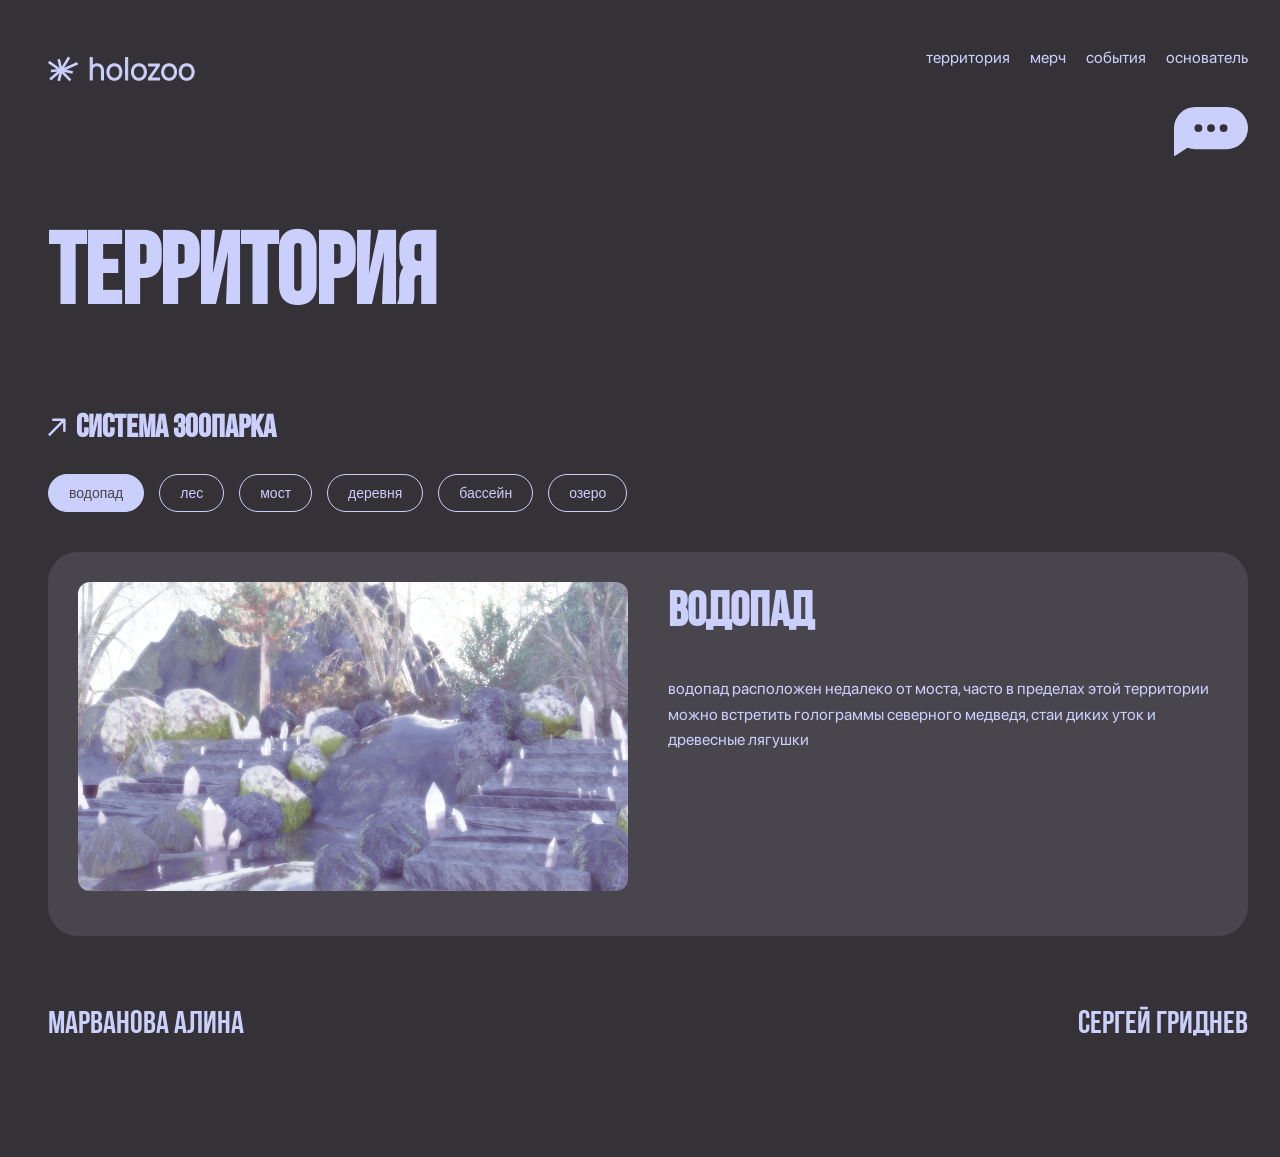
<file: area.html>
<!-- использовала claude для переключения пространства -->

<!doctype html>
<html lang="en">
  <head>
    <meta charset="UTF-8" />
    <meta name="viewport" content="width=device-width, initial-scale=1.0" />
    <link rel="icon" type="image/x-icon" href="fav_icon.svg" />
    <title>area</title>
    <link rel="stylesheet" href="stylesheet/area.css" />
  </head>
  <body>
    <div class="header">
      <a href="index.html" aria-label="На главную страницу">
        <img src="logo.svg" alt="Логотип" />
      </a>
      <div class="menu_and_send">
        <div class="menu">
          <a href="area.html ">территория</a>
          <a href="shop.html">мерч</a>
          <a href="events.html">события</a>
          <a href="history.html">основатель</a>
        </div>
        <img class="send_button" src="send.svg" alt="" />
      </div>
    </div>
    <h1>территория</h1>
    <div class="area-container">
      <div class="h2_icon">
        <img src="nav_icon.svg" alt="" />
        <h2 class="area-title">СИСТЕМА ЗООПАРКА</h2>
      </div>

      <div class="area-filters">
        <button class="filter-btn active" data-area="водопад">водопад</button>
        <button class="filter-btn" data-area="лес">лес</button>
        <button class="filter-btn" data-area="мост">мост</button>
        <button class="filter-btn" data-area="деревня">деревня</button>
        <button class="filter-btn" data-area="бассейн">бассейн</button>
        <button class="filter-btn" data-area="озеро">озеро</button>
      </div>

      <div class="area-content">
        <div class="area-image-wrapper">
          <div class="area-image" id="areaImage"></div>
          <span class="area-coordinates">20.091894</span>
        </div>

        <div class="area-info">
          <h3 class="area-name" id="areaName">ВОДОПАД</h3>
          <p class="area-description" id="areaDescription">
            водопад расположен недалеко от моста, часто в пределах этой
            территории можно встретить голограммы северного медведя, стаи диких
            уток и древесные лягушки
          </p>
        </div>
      </div>
    </div>
    <!-- поп ап -->
    <div class="contact-popup" id="contactPopup">
      <div class="popup-overlay" id="popupOverlay"></div>

      <div class="popup-content">
        <button class="popup-close" id="popupClose">−</button>

        <h3>кому: holozoo</h3>

        <form id="popupForm">
          <input type="text" name="name" value="" placeholder="имя" />
          <input type="email" name="" value="" placeholder="email" />
          <input type="tel" name="" value="" placeholder="+7 999 999-99-99" />

          <div class="popup-footer">
            <p>holozoo@gmail.com</p>
            <p>@holozoo</p>
          </div>
          <button type="submit"><a href="404.html"> Отправить </a></button>
        </form>
      </div>
    </div>
    <div class="footer">
      <p class="footer_p">Марванова Алина</p>
      <p class="footer_p">Сергей Гриднев</p>
    </div>
    <script src="area.js"></script>
    <script src="send_button.js"></script>
  </body>
</html>
</file>
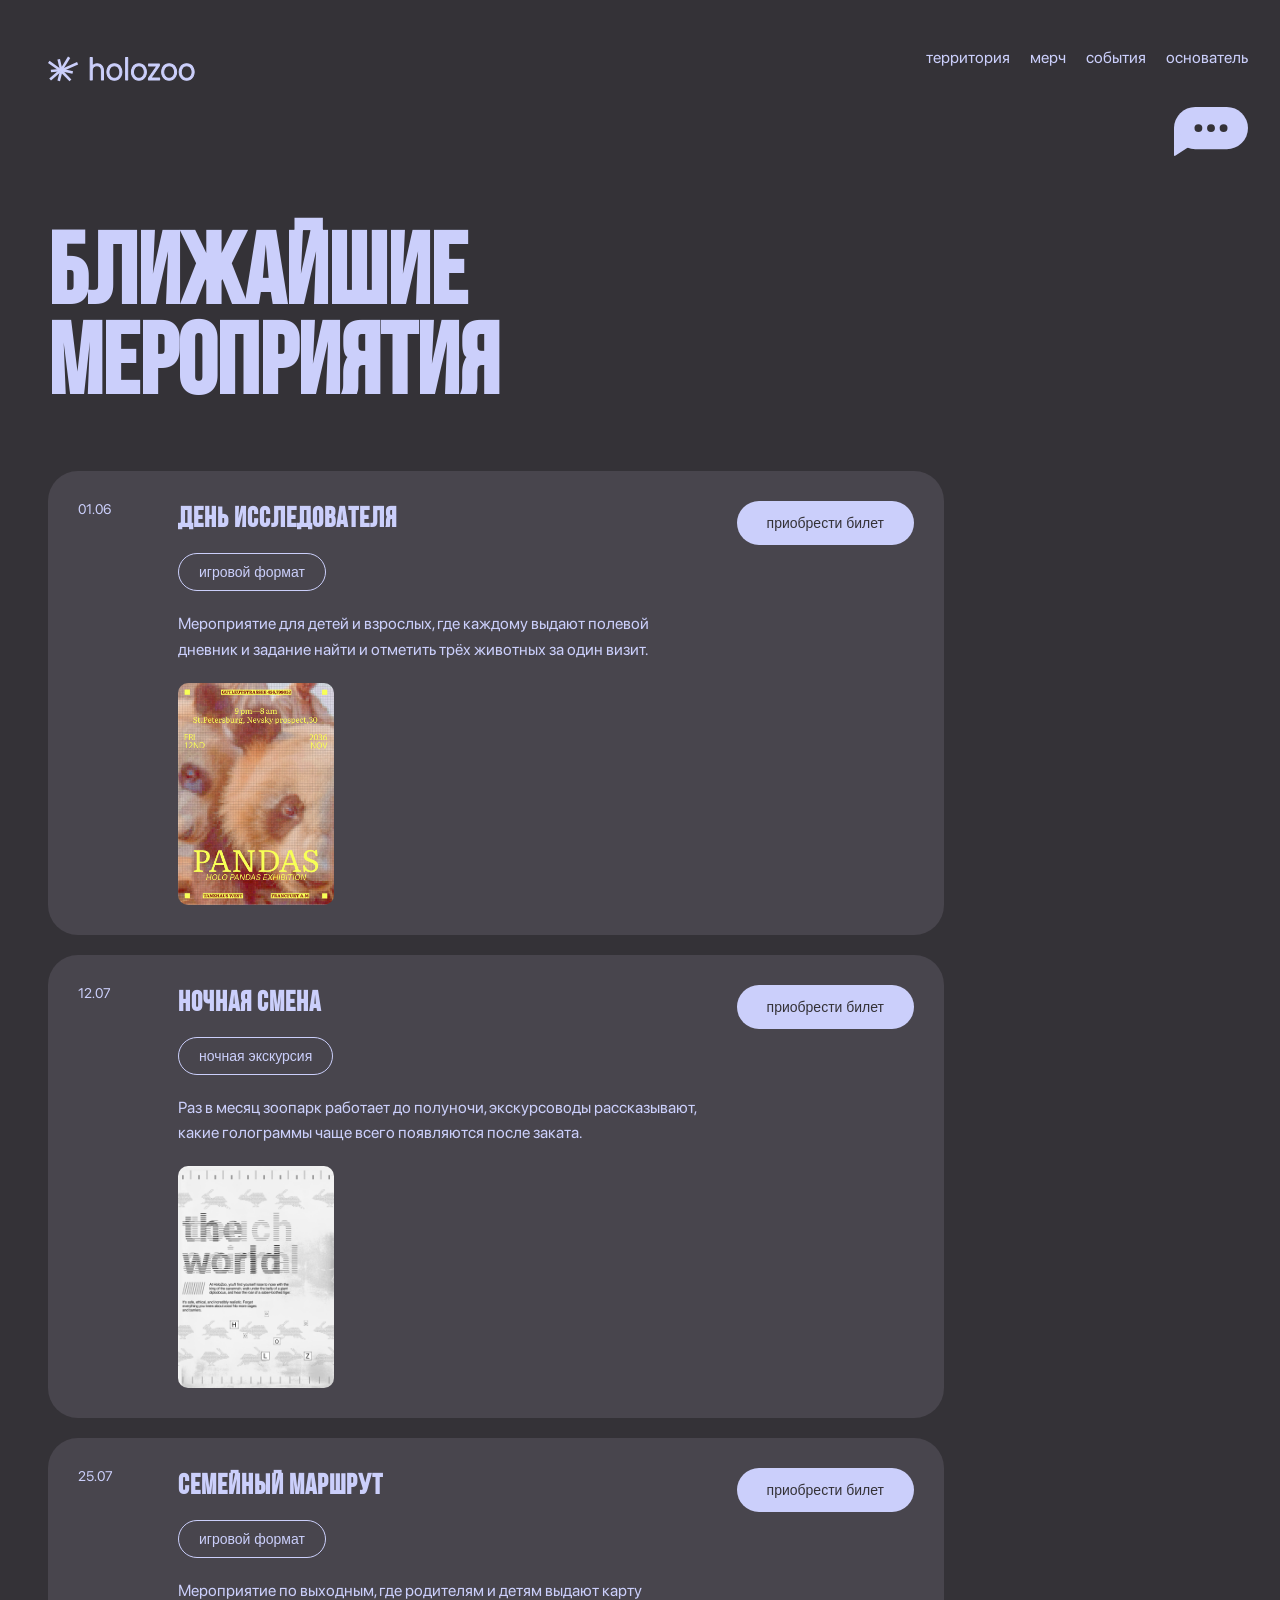
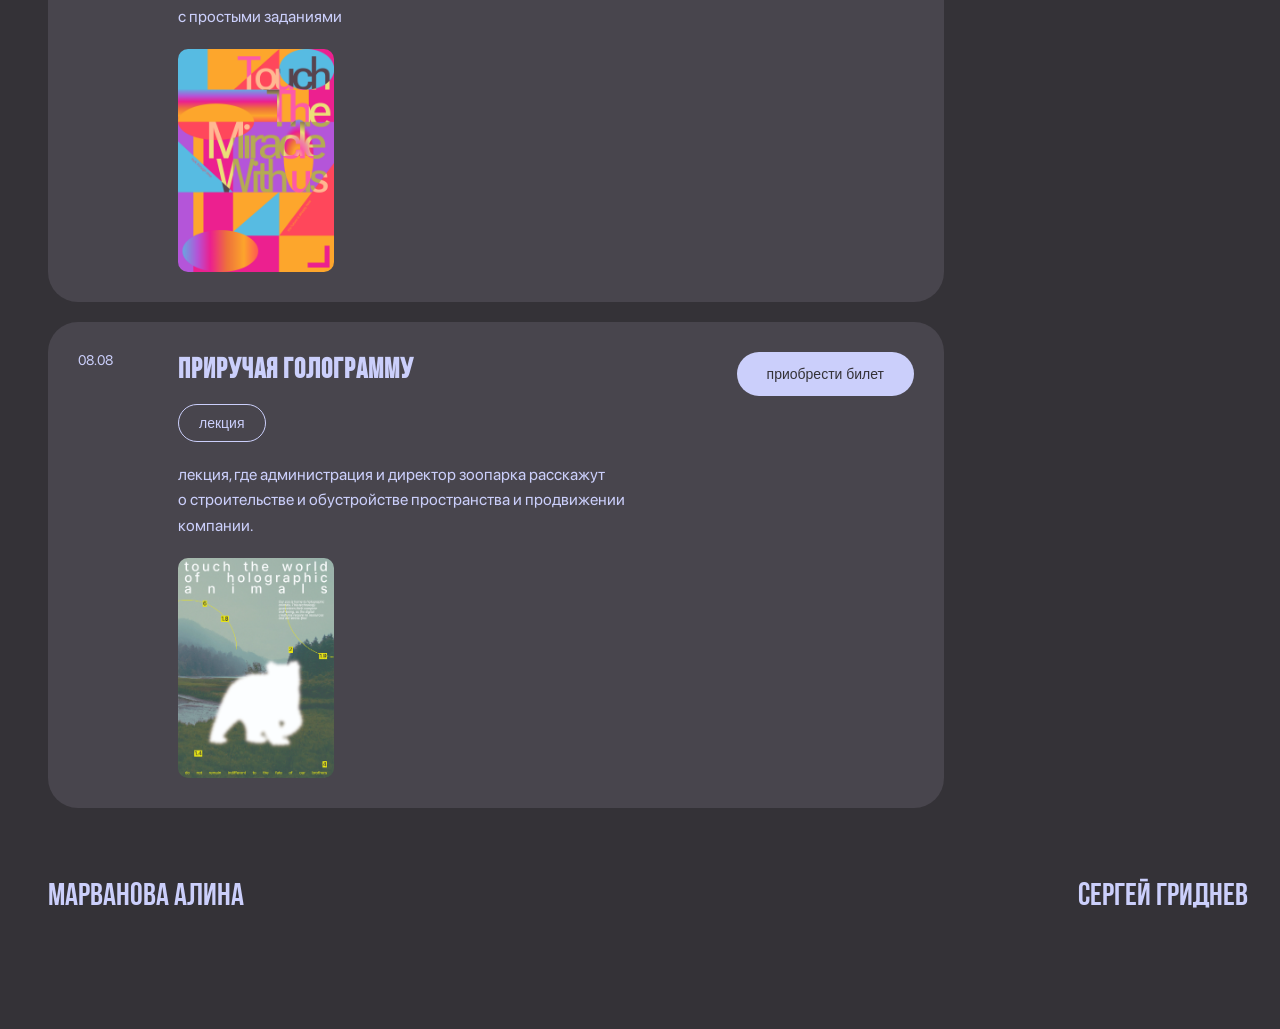
<file: events.html>
<!doctype html>
<html lang="en">
  <head>
    <meta charset="UTF-8" />
    <meta name="viewport" content="width=device-width, initial-scale=1.0" />
    <link rel="icon" type="image/x-icon" href="fav_icon.svg" />

    <title>events</title>
    <link rel="stylesheet" href="stylesheet/events.css" />
  </head>
  <body>
    <div class="header">
      <a href="index.html" aria-label="На главную страницу">
        <img src="logo.svg" alt="Логотип" />
      </a>
      <div class="menu_and_send">
        <div class="menu">
          <a href="area.html">территория</a>
          <a href="shop.html">мерч</a>
          <a href="events.html">события</a>
          <a href="history.html">основатель</a>
        </div>
        <img class="send_button" src="send.svg" alt="" />
      </div>
    </div>
    <h1 class="main_h1">Ближайшие <br />мероприятия</h1>
    <div class="events">
      <div class="event-block">
        <div class="event-date">01.06</div>

        <div class="event-content">
          <h2 class="event_h2">ДЕНЬ ИССЛЕДОВАТЕЛЯ</h2>

          <button class="event-tag">игровой формат</button>

          <p>
            Мероприятие для детей и взрослых, где каждому выдают полевой дневник
            и задание найти и отметить трёх животных за один визит.
          </p>
          <img src="3_poster.png" alt="" />
        </div>
        <a href="404.html">
          <button class="event-ticket">приобрести билет</button>
        </a>
      </div>
      <!-- второй блок -->
      <div class="event-block">
        <div class="event-date">12.07</div>

        <div class="event-content">
          <h2 class="event_h2">Ночная смена</h2>

          <button class="event-tag">ночная экскурсия</button>

          <p>
            Раз в месяц зоопарк работает до полуночи, экскурсоводы рассказывают,
            какие голограммы чаще всего появляются после заката.
          </p>
          <img src="2_poster.png" alt="" />
        </div>
        <a href="404.html">
          <button class="event-ticket">приобрести билет</button>
        </a>
      </div>
      <!-- третий блок -->
      <div class="event-block">
        <div class="event-date">25.07</div>

        <div class="event-content">
          <h2 class="event_h2">Семейный маршрут</h2>

          <button class="event-tag">игровой формат</button>

          <p>
            Мероприятие по выходным, где родителям и детям выдают карту
            с простыми заданиями
          </p>
          <img src="1_poster.png" alt="" />
        </div>
        <a href="404.html">
          <button class="event-ticket">приобрести билет</button>
        </a>
      </div>
      <!-- четвертый блок -->
      <div class="event-block">
        <div class="event-date">08.08</div>

        <div class="event-content">
          <h2 class="event_h2">Приручая голограмму</h2>

          <button class="event-tag">лекция</button>

          <p>
            лекция, где администрация и директор зоопарка расскажут
            о строительстве и обустройстве пространства и продвижении компании.
          </p>
          <img src="4_poster.png" alt="" />
        </div>
        <a href="404.html">
          <button class="event-ticket">приобрести билет</button>
        </a>
      </div>
    </div>
    <!-- поп ап -->
    <div class="contact-popup" id="contactPopup">
      <div class="popup-overlay" id="popupOverlay"></div>

      <div class="popup-content">
        <button class="popup-close" id="popupClose">−</button>

        <h3>кому: holozoo</h3>

        <form id="popupForm">
          <input type="text" name="name" value="" placeholder="имя" />
          <input type="email" name="" value="" placeholder="email" />
          <input type="tel" name="" value="" placeholder="+7 999 999-99-99" />

          <div class="popup-footer">
            <p>holozoo@gmail.com</p>
            <p>@holozoo</p>
          </div>

          <button type="submit"><a href="404.html"> Отправить </a></button>
        </form>
      </div>
    </div>
    <div class="footer">
      <p class="footer_p">Марванова Алина</p>
      <p class="footer_p">Сергей Гриднев</p>
    </div>
    <script src="send_button.js"></script>
  </body>
</html>
</file>
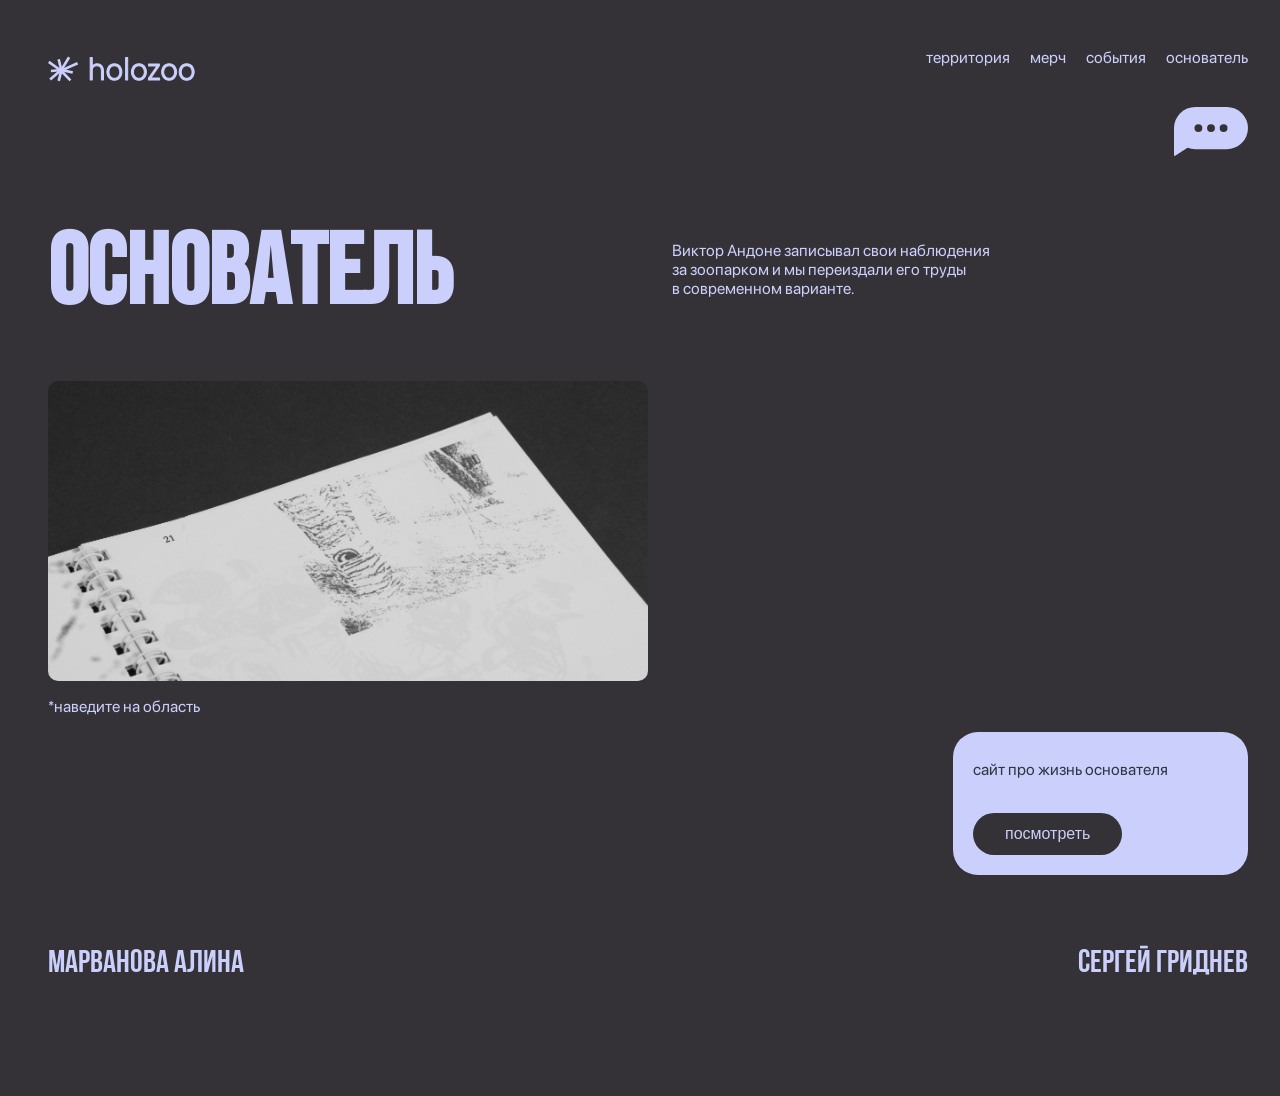
<file: history.html>
<!-- для паралакс эффект использовала claude -->

<!doctype html>
<html lang="en">
  <head>
    <meta charset="UTF-8" />
    <meta name="viewport" content="width=device-width, initial-scale=1.0" />
    <link rel="icon" type="image/x-icon" href="fav_icon.svg" />

    <title>founder</title>
    <link rel="stylesheet" href="stylesheet/history.css" />
  </head>
  <body>
    <div class="header">
      <a href="index.html" aria-label="На главную страницу">
        <img src="logo.svg" alt="Логотип" />
      </a>
      <div class="menu_and_send">
        <div class="menu">
          <a href="area.html">территория</a>
          <a href="shop.html">мерч</a>
          <a href="events.html">события</a>
          <a href="history.html">основатель</a>
        </div>
        <img class="send_button" src="send.svg" alt="" />
      </div>
    </div>

    <div class="h1_plain">
      <h1 class="main_h1">ОСНОВАТЕЛЬ</h1>
      <p class="plain_text">
        Виктор Андоне записывал свои наблюдения за зоопарком и мы переиздали
        его труды в современном варианте.
      </p>
    </div>

    <!-- область -->
    <div class="book_area" id="bookArea"></div>
    <p class="plain_text">*наведите на область</p>

    <div class="info_card_history">
      <p class="info-title">сайт про жизнь основателя</p>
      <a href="https://alinamarvanova.github.io/poster_3modul/">
        <button class="btn-learn-more">посмотреть</button></a
      >
    </div>

    <!-- поп ап -->
    <div class="contact-popup" id="contactPopup">
      <div class="popup-overlay" id="popupOverlay"></div>

      <div class="popup-content">
        <button class="popup-close" id="popupClose">−</button>

        <h3>кому: holozoo</h3>

        <form id="popupForm">
          <input type="text" name="name" value="" placeholder="имя" />
          <input type="email" name="" value="" placeholder="email" />
          <input type="tel" name="" value="" placeholder="+7 999 999-99-99" />

          <div class="popup-footer">
            <p>holozoo@gmail.com</p>
            <p>@holozoo</p>
          </div>

          <button type="submit"><a href="404.html">Отправить </a></button>
        </form>
      </div>
    </div>
    <div class="footer">
      <p class="footer_p">Марванова Алина</p>
      <p class="footer_p">Сергей Гриднев</p>
    </div>
    <script src="send_button.js"></script>
    <script src="history.js"></script>
  </body>
</html>
</file>
<file: stylesheet/area.css>
* {
  box-sizing: border-box;
}

@font-face {
  font-family: "SF-Pro-Display";
  src: url("SF-Pro-Display-Regular.otf") format("opentype");
  font-weight: 400;
  font-style: normal;
}

@font-face {
  font-family: "BebasNeueCyrillic";
  src: url("bebasneuecyrillic.ttf") format("truetype");
  font-weight: 400;
  font-style: normal;
}

body {
  font-family: "SF-Pro-Display", Arial, Helvetica, sans-serif;
  padding: 40px;
  width: 100%;
  height: 100%;
  background-color: #343237;
}
.header {
  display: flex;
  flex-direction: row;
  justify-content: space-between;
  align-items: flex-start;
}
.menu {
  display: flex;
  flex-direction: row;
  gap: 20px;
  margin-left: auto;
}

.menu a {
  color: #cbcffb;
  font-size: 16px;
  text-decoration: none;
  position: relative;
}
.menu a:hover {
  text-decoration: underline;
}
h1 {
  font-family: "BebasNeueCyrillic";
  color: #cbcffb;
  line-height: 0.9;
  font-size: 100px;
}

.area-title {
  font-family: "BebasNeueCyrillic";
  font-size: 32px;
  font-weight: 600;
  margin-bottom: 30px;
  color: #cbcffb;
}

.area-filters {
  display: flex;
  gap: 15px;
  margin-bottom: 40px;
  flex-wrap: wrap;
}

.filter-btn {
  padding: 10px 20px;
  background-color: transparent;
  border: 1px solid #cbcffb;
  border-radius: 25px;
  color: #cbcffb;
  font-size: 14px;
  cursor: pointer;
  transition: all 0.3s;
}

.filter-btn.active {
  background-color: #cbcffb;
  border-color: #cbcffb;
  color: #48454d;
}

.area-content {
  background-color: #48454d;
  padding: 30px 30px;
  display: grid;
  grid-template-columns: 1fr 1fr;
  gap: 40px;
  align-items: start;
  border-radius: 30px;
}

.area-image-wrapper {
  display: flex;
  flex-direction: column;
  gap: 15px;
}

.area-image {
  width: 100%;
  aspect-ratio: 16/9;
  border-radius: 12px;
  background-size: cover;
  background-position: center;
}

.area-info {
  display: flex;
  flex-direction: column;
  gap: 40px;
}

.area-name {
  font-size: 48px;
  font-weight: 700;
  margin: 0;
  color: #cbcffb;
  font-family: BebasNeueCyrillic;
}

.area-description {
  font-size: 16px;
  color: #cbcffb;
  line-height: 1.6;
  margin: 0;
}
.menu_and_send {
  display: flex;
  flex-direction: column;
  gap: 40px;
  align-items: flex-end;
}
.send_button {
  width: 74px;
  cursor: pointer;
}

/* поп ап */
.contact-popup {
  position: fixed;
  top: 0;
  left: 0;
  right: 0;
  bottom: 0;
  z-index: 1000;
  display: flex;
  align-items: center;
  justify-content: center;
  opacity: 0;
  pointer-events: none;
  transition: opacity 0.3s ease;
}

.contact-popup.active {
  opacity: 1;
  pointer-events: all;
}

.popup-overlay {
  position: absolute;
  inset: 0;
  background-color: rgba(0, 0, 0, 0.5);
}

.popup-content {
  position: relative;
  background-color: #343237;
  padding: 40px 30px;
  border-radius: 20px;
  width: 90%;
  max-width: 400px;
  z-index: 1001;
}

.popup-close {
  position: absolute;
  top: 15px;
  right: 20px;
  background: none;
  border: none;
  color: #cbcffb;
  font-size: 32px;
  cursor: pointer;
  padding: 0;
  width: 30px;
  height: 30px;
  display: flex;
  align-items: center;
  justify-content: center;
}

.popup-content h3 {
  font-size: 14px;
  color: #999;
  margin-bottom: 25px;
  margin-top: 0;
  font-weight: 400;
}

.popup-content form {
  display: flex;
  flex-direction: column;
  gap: 15px;
}

.popup-content input {
  padding: 14px 16px;
  background-color: rgba(255, 255, 255, 0.1);
  border: 1px solid rgba(255, 255, 255, 0.2);
  border-radius: 8px;
  color: #fff;
  font-size: 14px;
}

.popup-content input::placeholder {
  color: rgba(255, 255, 255, 0.5);
}

.popup-footer p {
  font-size: 14px;
  color: #999;
  margin: 8px 0;
}

.popup-content button {
  padding: 14px 20px;
  margin-top: 15px;
  background-color: #cbcffb;
  color: #343237;
  border: none;
  border-radius: 25px;
  font-size: 14px;
  font-weight: 600;
  cursor: pointer;
}

.popup-content a {
  text-decoration: none;
  color: inherit;
  background-color: transparent;
  cursor: pointer;
}

/* адаптив 1220 */
@media (max-width: 1220px) {
  .menu {
    display: flex;
    flex-direction: column;
    gap: 20px;
    justify-content: flex-start;
    align-items: flex-start;
  }
  .gif_plain_pop-ap {
    flex-direction: column;
    gap: 40px;
    align-items: flex-start;
  }
}

/* АДАПТИВ 768px */

@media (max-width: 768px) {
  .area-container {
    padding: 30px;
  }

  .area-content {
    grid-template-columns: 1fr;
    gap: 30px;
  }

  .area-name {
    font-size: 36px;
  }

  .area-description {
    font-size: 14px;
  }

  .area-filters {
    gap: 12px;
  }

  .filter-btn {
    padding: 8px 16px;
    font-size: 13px;
  }
}

/* АДАПТИВ 480px */

@media (max-width: 480px) {
  .area-container {
    padding: 20px;
  }

  .area-title {
    font-size: 14px;
    margin-bottom: 20px;
    font-family: "BebasNeueCyrillic";
  }

  .area-filters {
    gap: 10px;
    margin-bottom: 30px;
  }

  .filter-btn {
    padding: 8px 14px;
    font-size: 12px;
  }

  .area-content {
    gap: 20px;
  }

  .area-name {
    font-size: 28px;
  }

  .area-description {
    font-size: 13px;
  }
  .header {
    display: flex;
    flex-direction: column;
    align-items: flex-start;
    gap: 20px;
  }
}
.h2_icon {
  display: flex;
  flex-direction: row;
  gap: 10px;
}
.footer {
  display: flex;
  flex-direction: row;
  margin: 40px 0px;
  width: 100%;
  justify-content: space-between;
  align-items: center;
}
.footer_p {
  font-size: 32px;
  font-family: "BebasNeueCyrillic";
  color: #cbcffb;
  line-height: 0.9;
}
@media (max-width: 320px) {
  .footer {
    display: flex;
    flex-direction: column;
    gap: 20px;
    justify-content: flex-start;
    align-items: flex-start;
  }
}
</file>
<file: stylesheet/events.css>
* {
  box-sizing: border-box;
}

@font-face {
  font-family: "SF-Pro-Display";
  src: url("SF-Pro-Display-Regular.otf") format("opentype");
  font-weight: 400;
  font-style: normal;
}

@font-face {
  font-family: "BebasNeueCyrillic";
  src: url("bebasneuecyrillic.ttf") format("truetype");
  font-weight: 400;
  font-style: normal;
}

body {
  font-family: "SF-Pro-Display", Arial, Helvetica, sans-serif;
  padding: 40px;
  width: 100%;
  height: 100%;
  background-color: #343237;
}
.header {
  display: flex;
  flex-direction: row;
  justify-content: space-between;
  align-items: flex-start;
}
.menu {
  display: flex;
  flex-direction: row;
  gap: 20px;
  margin-left: auto;
}

.menu a {
  color: #cbcffb;
  font-size: 16px;
  text-decoration: none;
  position: relative;
}
.menu a:hover {
  text-decoration: underline;
}
.event-block {
  background-color: #48454d;
  padding: 30px 30px;
  display: flex;
  align-items: flex-start;
  gap: 40px;
  border-radius: 30px;
}

.event-date {
  font-size: 14px;
  color: #cbcffb;
  min-width: 60px;
}

.event-content {
  flex: 1;
  display: flex;
  flex-direction: column;
  gap: 20px;
}

.event-content h2 {
  font-size: 28px;
  font-weight: 700;
  letter-spacing: 1px;
  margin: 0;
}

.event-tag {
  width: fit-content;
  padding: 10px 20px;
  background: transparent;
  border: 1px solid #cbcffb;
  border-radius: 20px;
  font-size: 14px;
  color: #cbcffb;
  cursor: pointer;
}

.event-content p {
  font-size: 16px;
  color: #cbcffb;
  line-height: 1.6;
  margin: 0;
}
.event_h2 {
  font-family: "BebasNeueCyrillic";
  color: #cbcffb;
  letter-spacing: -1px;
}
.event-ticket {
  padding: 14px 30px;
  background-color: #cbcffb;
  color: #343237;
  border: none;
  border-radius: 25px;
  font-size: 14px;
  font-weight: 500;
  cursor: pointer;
  white-space: nowrap;
  align-self: flex-start;
}
.event-ticket:hover {
  background-color: #48454d;
  border: #cbcffb 1px solid;
  color: #cbcffb;
}
.event-block img {
  width: 30%;
  border-radius: 10px;
}

/* АДАПТИВ 768px */
@media (max-width: 440px) {
  .header {
    display: flex;
    flex-direction: column;
    align-items: flex-start;
    gap: 20px;
  }
}
@media (max-width: 1220px) {
  .menu {
    display: flex;
    flex-direction: column;
    gap: 20px;
    justify-content: flex-start;
    align-items: flex-start;
  }
}

@media (max-width: 768px) {
  .event-block {
    gap: 20px;
    padding: 20px 20px;
  }

  .event-content h2 {
    font-size: 22px;
  }

  .event-content p {
    font-size: 14px;
  }
}

.menu_and_send {
  display: flex;
  flex-direction: column;
  gap: 40px;
  align-items: flex-end;
}
.send_button {
  width: 74px;
  cursor: pointer;
}

/* поп ап */
.contact-popup {
  position: fixed;
  top: 0;
  left: 0;
  right: 0;
  bottom: 0;
  z-index: 1000;
  display: flex;
  align-items: center;
  justify-content: center;
  opacity: 0;
  pointer-events: none;
  transition: opacity 0.3s ease;
}

.contact-popup.active {
  opacity: 1;
  pointer-events: all;
}

.popup-overlay {
  position: absolute;
  inset: 0;
  background-color: rgba(0, 0, 0, 0.5);
}

.popup-content {
  position: relative;
  background-color: #343237;
  padding: 40px 30px;
  border-radius: 20px;
  width: 90%;
  max-width: 400px;
  z-index: 1001;
}

.popup-close {
  position: absolute;
  top: 15px;
  right: 20px;
  background: none;
  border: none;
  color: #cbcffb;
  font-size: 32px;
  cursor: pointer;
  padding: 0;
  width: 30px;
  height: 30px;
  display: flex;
  align-items: center;
  justify-content: center;
}

.popup-content h3 {
  font-size: 14px;
  color: #999;
  margin-bottom: 25px;
  margin-top: 0;
  font-weight: 400;
}

.popup-content form {
  display: flex;
  flex-direction: column;
  gap: 15px;
}

.popup-content input {
  padding: 14px 16px;
  background-color: rgba(255, 255, 255, 0.1);
  border: 1px solid rgba(255, 255, 255, 0.2);
  border-radius: 8px;
  color: #fff;
  font-size: 14px;
}

.popup-content input::placeholder {
  color: rgba(255, 255, 255, 0.5);
}

.popup-footer p {
  font-size: 14px;
  color: #999;
  margin: 8px 0;
}

.popup-content button {
  padding: 14px 20px;
  margin-top: 15px;
  background-color: #cbcffb;
  color: #343237;
  border: none;
  border-radius: 25px;
  font-size: 14px;
  font-weight: 600;
  cursor: pointer;
}
.popup-content a {
  text-decoration: none;
  color: inherit;
  background-color: transparent;
  cursor: pointer;
}
/* АДАПТИВ 480px */

@media (max-width: 480px) {
  .event-block {
    flex-direction: column;
    gap: 20px;
    padding: 20px 20px;
  }

  .event-date {
    font-size: 12px;
  }

  .event-content h2 {
    font-size: 18px;
  }

  .event-content p {
    font-size: 13px;
  }

  .event-ticket {
    width: 100%;
    text-align: center;
  }
}
.main_h1 {
  font-family: "BebasNeueCyrillic";
  color: #cbcffb;
  line-height: 0.9;
}
h1 {
  font-size: 100px;
  font-weight: 700;
  color: #d9d9d9;
}
.events {
  display: flex;
  flex-direction: column;
  gap: 20px;
  width: 70vw;
}

@media (max-width: 768px) {
  .events {
    width: 100vw;
  }
}
.footer {
  display: flex;
  flex-direction: row;
  margin: 40px 0px;
  width: 100%;
  justify-content: space-between;
  align-items: center;
}
.footer_p {
  font-size: 32px;
  font-family: "BebasNeueCyrillic";
  color: #cbcffb;
  line-height: 0.9;
}
@media (max-width: 320px) {
  .footer {
    display: flex;
    flex-direction: column;
    gap: 20px;
    justify-content: flex-start;
    align-items: flex-start;
  }
}
</file>
<file: stylesheet/history.css>
* {
  box-sizing: border-box;
}

@font-face {
  font-family: "SF-Pro-Display";
  src: url("SF-Pro-Display-Regular.otf") format("opentype");
  font-weight: 400;
  font-style: normal;
}

@font-face {
  font-family: "BebasNeueCyrillic";
  src: url("bebasneuecyrillic.ttf") format("truetype");
  font-weight: 400;
  font-style: normal;
}

body {
  font-family: "SF-Pro-Display", Arial, Helvetica, sans-serif;
  padding: 40px;
  width: 100%;
  height: 100%;
  background-color: #343237;
}
.wrapper {
  display: flex;
  flex-direction: column;
}

.main_h1 {
  font-family: "BebasNeueCyrillic";
  color: #cbcffb;
  line-height: 0.9;
  font-size: 100px;
}

.info_card_history {
  background-color: #cbcffb;
  padding: 10px 20px 20px 20px;
  border-radius: 25px;
  display: flex;
  flex-direction: column;
  gap: 15px;
  justify-content: center;
  width: fit-content;
  margin-left: auto;
  width: 295px;
}
.info-title {
  font-size: 16px;
  color: #2a3a45;
  font-weight: 500;
  line-height: 1.5;
  text-align: left;
}

.btn-learn-more {
  padding: 12px 32px;
  color: #cbcffb;
  background-color: #343237;
  border: none;
  border-radius: 25px;
  font-size: 16px;
  cursor: pointer;
  width: auto;
}
.btn-learn-more:hover {
  background-color: #cbcffb;
  border: #343237 1px solid;
  color: #343237;
}
.header {
  display: flex;
  flex-direction: row;
  justify-content: space-between;
  align-items: flex-start;
}

.menu {
  display: flex;
  flex-direction: row;
  gap: 20px;
  margin-left: auto;
}

.menu a {
  color: #cbcffb;
  font-size: 16px;
  text-decoration: none;
  position: relative;
}
.menu a:hover {
  text-decoration: underline;
}

.plain_text {
  color: #cbcffb;
  font-size: 16px;
  width: 400px;
}

.h1_plain {
  display: flex;
  flex-direction: row;
  align-items: center;
  justify-content: space-between;
  width: 80vw;
}
.book_area {
  width: 100%;
  height: 300px;
  border-radius: 10px;
  background-color: #fff;
}
.menu_and_send {
  display: flex;
  flex-direction: column;
  gap: 40px;
  align-items: flex-end;
}
.send_button {
  width: 74px;
  cursor: pointer;
}
/* поп ап */
.contact-popup {
  position: fixed;
  top: 0;
  left: 0;
  right: 0;
  bottom: 0;
  z-index: 1000;
  display: flex;
  align-items: center;
  justify-content: center;
  opacity: 0;
  pointer-events: none;
  transition: opacity 0.3s ease;
}

.contact-popup.active {
  opacity: 1;
  pointer-events: all;
}

.popup-overlay {
  position: absolute;
  inset: 0;
  background-color: rgba(0, 0, 0, 0.5);
}

.popup-content {
  position: relative;
  background-color: #343237;
  padding: 40px 30px;
  border-radius: 20px;
  width: 90%;
  max-width: 400px;
  z-index: 1001;
}

.popup-close {
  position: absolute;
  top: 15px;
  right: 20px;
  background: none;
  border: none;
  color: #cbcffb;
  font-size: 32px;
  cursor: pointer;
  padding: 0;
  width: 30px;
  height: 30px;
  display: flex;
  align-items: center;
  justify-content: center;
}

.popup-content h3 {
  font-size: 14px;
  color: #999;
  margin-bottom: 25px;
  margin-top: 0;
  font-weight: 400;
}

.popup-content form {
  display: flex;
  flex-direction: column;
  gap: 15px;
}

.popup-content input {
  padding: 14px 16px;
  background-color: rgba(255, 255, 255, 0.1);
  border: 1px solid rgba(255, 255, 255, 0.2);
  border-radius: 8px;
  color: #fff;
  font-size: 14px;
}

.popup-content input::placeholder {
  color: rgba(255, 255, 255, 0.5);
}

.popup-footer p {
  font-size: 14px;
  color: #999;
  margin: 8px 0;
}

.popup-content button {
  padding: 14px 20px;
  margin-top: 15px;
  background-color: #cbcffb;
  color: #343237;
  border: none;
  border-radius: 25px;
  font-size: 14px;
  font-weight: 600;
  cursor: pointer;
}
.popup-content a {
  text-decoration: none;
  color: inherit;
  background-color: transparent;
  cursor: pointer;
}

.book_area {
  width: 100%;
  height: 300px;
  border-radius: 10px;
  background-color: #fff;
  background-size: cover;
  background-position: center;
  background-repeat: no-repeat;
  cursor: crosshair;
  transition: background-image 0.3s ease;
}

.book_area {
  width: 50%;
  height: 300px;
  border-radius: 10px;
  background-color: #fff;
  background-size: cover;
  background-position: center;
  background-repeat: no-repeat;
  cursor: crosshair;
  transition: background-image 0.3s ease;
  overflow: hidden;
  transform-origin: center center;
}

.book_area {
  transition: transform 0.1s ease-out;
}

@media screen and (max-width: 1100px) {
  .h1_plain {
    flex-direction: column;

    align-items: flex-start;
  }
  .book_area {
    width: 100%;
    height: 400px;
  }
}
@media (max-width: 440px) {
  .header {
    display: flex;
    flex-direction: column;
    align-items: flex-start;
    gap: 20px;
  }
}
@media (max-width: 1220px) {
  .menu {
    display: flex;
    flex-direction: column;
    gap: 20px;
    justify-content: flex-start;
    align-items: flex-start;
  }
}
.footer {
  display: flex;
  flex-direction: row;
  margin: 40px 0px;
  width: 100%;
  justify-content: space-between;
  align-items: center;
}
.footer_p {
  font-size: 32px;
  font-family: "BebasNeueCyrillic";
  color: #cbcffb;
  line-height: 0.9;
}
@media (max-width: 320px) {
  .footer {
    display: flex;
    flex-direction: column;
    gap: 20px;
    justify-content: flex-start;
    align-items: flex-start;
  }
}
</file>
